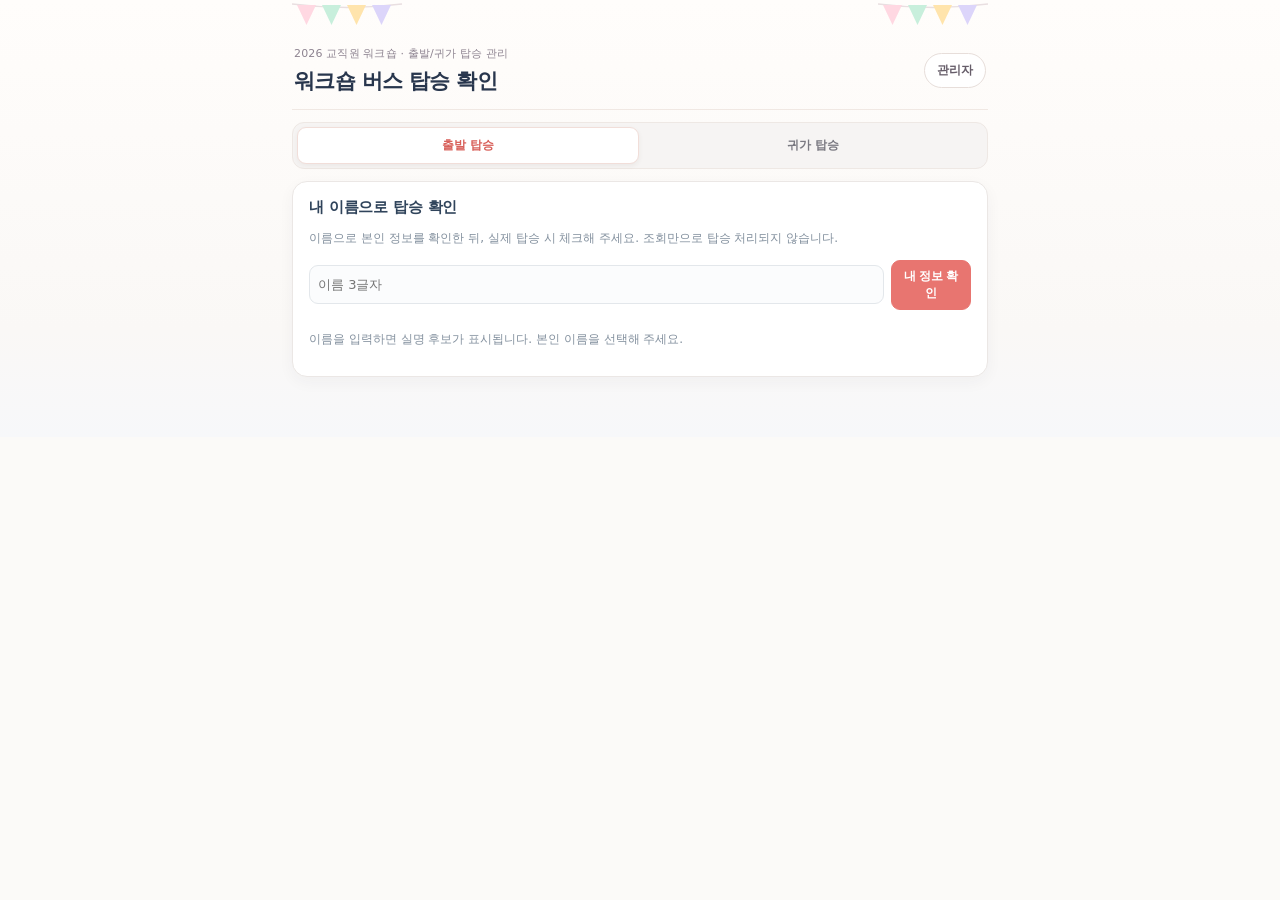
<file: public/assets/aistudio/Index_4589995e.html>
<!DOCTYPE html><html lang="ko"><head><base target="_top"><meta charset="utf-8"><meta name="viewport" content="width=device-width,initial-scale=1"><style>
:root{font-family:system-ui,'Malgun Gothic',sans-serif;color:#182a46;background:#f4f7fc}*{box-sizing:border-box}body{margin:0}main{max-width:760px;margin:auto;padding:20px 14px 70px}h1{font-size:24px;margin:5px 0 7px}h2{font-size:19px;margin:0 0 12px}.muted{color:#63748c;font-size:13px}.card{background:white;border:1px solid #e1e8f2;border-radius:16px;padding:18px;margin:14px 0;box-shadow:0 3px 12px #182a4608}.row{display:flex;align-items:center;justify-content:space-between;gap:10px}.tabs{display:flex;gap:7px;margin:15px 0}.tabs button{flex:1}.btn,button{cursor:pointer;border:1px solid #cdd9eb;border-radius:10px;background:white;padding:11px 14px;font-size:14px;color:#183255;font-weight:650}button.primary{background:#245cbe;color:white;border-color:#245cbe}button:disabled{opacity:.5;cursor:not-allowed}input,select{width:100%;padding:13px;border:1px solid #cdd9eb;border-radius:10px;font:inherit;background:white}label{display:block;margin:12px 0 6px;font-weight:650;font-size:14px}.person{display:flex;align-items:center;justify-content:space-between;gap:10px;padding:12px 0;border-bottom:1px solid #eef1f6}.person:last-child{border:0}.person small{display:block;color:#63748c;margin-top:4px}.chip{font-size:12px;border-radius:20px;padding:5px 8px;background:#edf2fa;white-space:nowrap}.ok{color:#147a54;background:#e5f6ef}.warn{color:#a36100;background:#fff2d8}.stats{display:grid;grid-template-columns:repeat(3,1fr);gap:8px}.stat{background:#f2f6fc;border-radius:12px;padding:12px;text-align:center}.stat strong{display:block;font-size:23px;margin-top:6px}.hidden{display:none!important}.actions{display:flex;flex-wrap:wrap;gap:7px}.actions button{padding:8px 10px}.notice{background:#eef5ff;padding:12px;border-radius:10px;font-size:13px}.error{color:#a12828}.success{color:#13764d}.toplink{font-size:13px}#message{min-height:20px;font-size:13px} @media(max-width:440px){.actions{justify-content:flex-end}.person{align-items:flex-start}.actions button{font-size:12px;padding:8px}.card{padding:14px}}

/* Mobile-first compact roster */
.progress-wrap{margin:0 0 14px;padding:13px 14px;background:#f2f6fc;border-radius:12px}
.progress-top{display:flex;justify-content:space-between;align-items:center;font-size:14px;margin-bottom:9px}
.progress-top strong{font-size:18px}.progress-track{height:17px;background:#dce5f1;border-radius:999px;overflow:hidden}
.progress-fill{height:100%;width:0;background:#245cbe;border-radius:999px;transition:width .25s ease}
.person.compact{min-height:49px;padding:5px 0;align-items:center;gap:6px}
.person.compact .who{display:flex;align-items:center;min-width:0;gap:8px;flex:1}
.person.compact .seq{color:#71809a;font-size:12px;min-width:22px;font-variant-numeric:tabular-nums}
.person.compact .who strong{font-size:14px;white-space:nowrap;overflow:hidden;text-overflow:ellipsis}
.person.compact .actions{flex-wrap:nowrap;flex-shrink:0;gap:5px}
.person.compact select{width:104px;padding:9px 5px;font-size:12px;border-radius:8px}
.person.compact button{padding:9px 8px;font-size:12px;white-space:nowrap}
.person.compact .chip{font-size:12px}
@media(max-width:440px){main{padding:10px 10px 55px}.card{padding:12px;margin:10px 0}.person.compact{align-items:center}.person.compact .actions{justify-content:flex-end}.person.compact .actions button{font-size:12px;padding:9px 7px}}

/* v3: compact digital code-lab visual system */
:root{color:#182344;background:#f5f1ff;font-family:'Pretendard','Noto Sans KR',system-ui,'Malgun Gothic',sans-serif}
body{background:#f5f1ff}
main{max-width:680px;padding:9px 9px 36px}
h1{font-size:20px;letter-spacing:-.6px;margin:2px 0 3px}h2{font-size:15px;margin:0 0 6px}
.muted{color:#66708e;font-size:11px}
.card{background:#fff;border:1.5px solid #22294e;border-radius:2px;padding:10px;margin:8px 0;box-shadow:3px 3px 0 #22294e}
button,.btn,input,select{border:1.5px solid #22294e;border-radius:2px;box-shadow:2px 2px 0 #22294e;background:white;color:#20274c}
button,.btn{font-size:12px;padding:7px 9px;font-weight:700}
button.primary{background:#8d6cf1;border-color:#22294e;color:#fff}
button:active{transform:translate(1px,1px);box-shadow:1px 1px 0 #22294e}
input,select{padding:8px;font-size:12px;box-shadow:none}
.tabs{gap:5px;margin:7px 0}
label{margin:6px 0 4px;font-size:12px}
#message{min-height:0;margin:3px 0;font-size:11px}
.row{gap:5px}
.chip{border-radius:2px;padding:3px 5px;font-size:10px}
.ok{background:#e2ff9d;color:#253617}
.warn{background:#fff0ae;color:#6a4d00}
.stats{gap:4px}
.stat{padding:5px 3px;border:1px solid #22294e;border-radius:2px;background:#f5f1ff;font-size:10px}
.stat strong{font-size:17px;margin-top:2px}
.actions{gap:4px}
.actions button{padding:5px 6px;font-size:11px}
.progress-wrap{margin:7px 0 6px;padding:7px 8px;border:1.5px solid #22294e;border-radius:2px;background:#f5f1ff;box-shadow:2px 2px 0 #22294e}
.progress-top{font-size:11px;margin-bottom:5px}
.progress-top strong{font-size:15px}
.progress-track{height:11px;background:#e4dcfb;border:1px solid #22294e;border-radius:0}
.progress-fill{border-radius:0;background:#9a72f3;transition:width .15s ease}
.person.compact{height:34px;min-height:34px;padding:2px 0;gap:4px;border-bottom:1px solid #dcdcf0}
.person.compact .who{gap:5px}
.person.compact .seq{font:11px ui-monospace,SFMono-Regular,Consolas,monospace;color:#5e5c82;min-width:21px}
.person.compact .who strong{font-size:12px;line-height:1.15}
.person.compact .actions{gap:4px}
.person.compact select{width:81px;min-width:81px;padding:4px 2px;height:26px;font-size:11px;border-radius:2px}
.person.compact button{height:26px;padding:3px 5px;font-size:10px}
#adminView>.card:last-child{padding:8px 9px}
#adminView>.card:last-child>h2{margin-bottom:5px}
#adminSearch{height:31px}
#statusFilter{height:31px}
#adminView>.card:last-child>label{margin:5px 0 3px}
#extraStats{margin:5px 0}
#closedChip{white-space:nowrap}
#adminView>.card:first-of-type>.actions{margin-top:5px}
@media(max-width:440px){main{padding:7px 7px 32px}.card{padding:8px;margin:7px 0}.person.compact{height:32px;min-height:32px}.person.compact .actions button{font-size:10px;padding:3px 4px}.person.compact select{width:78px;min-width:78px}.person.compact .who strong{font-size:12px}}
@media(prefers-reduced-motion:reduce){.progress-fill{transition:none}}

/* v4 school operations dashboard: compact, mobile first */
:root{background:#eef3f8;color:#172d4c;font-family:'Pretendard','Noto Sans KR',system-ui,'Malgun Gothic',sans-serif}
body{background:#eef3f8}
main{max-width:720px;padding:12px 10px 48px}
h1{font-size:20px;color:#162d50;letter-spacing:-.4px;margin:3px 0}
h2{font-size:15px;color:#172f50;letter-spacing:-.2px;margin:0 0 8px}
.muted{color:#667a90;font-size:11px}
.card{background:#fff;border:1px solid #dce5ee;border-radius:9px;padding:12px;margin:10px 0;box-shadow:0 2px 7px rgba(27,56,89,.045)}
button,.btn,input,select{border:1px solid #cbd9e7;border-radius:5px;box-shadow:none;background:#fff;color:#1b3859}
button,.btn{font-size:12px;padding:7px 10px;font-weight:650}
button.primary{background:#1676c4;border-color:#1676c4;color:#fff}
button:active{transform:none;box-shadow:none;background:#e9f5fa}
input,select{padding:8px;font-size:12px}
.tabs{gap:6px;margin:9px 0}
label{font-size:11px;margin:7px 0 4px;color:#344c67}
#message{min-height:0;margin:3px 0;font-size:11px}
.row{gap:7px}
.chip{border-radius:4px;padding:3px 6px;font-size:10px}
.ok{background:#dff5f2;color:#08756f}
.warn{background:#fff3d8;color:#866010}
.stats{gap:6px}
.stat{border:1px solid #e1eaf1;border-radius:6px;background:#f4f8fc;padding:7px 4px;font-size:10px;color:#60758b}
.stat strong{font-size:20px;color:#1a395b;margin-top:2px}
.actions{gap:5px}
.actions button{padding:6px 8px;font-size:11px}
.progress-wrap{margin:8px 0 7px;padding:9px 10px;border:1px solid #d7e5ee;border-radius:7px;background:#f4f9fc;box-shadow:none}
.progress-top{font-size:11px;margin-bottom:6px}
.progress-top strong{font-size:16px;color:#087f89}
.progress-track{height:12px;background:#dcebf3;border:0;border-radius:3px}
.progress-fill{border-radius:3px;background:linear-gradient(90deg,#148f99,#2582cf);transition:width .15s ease}
.person.compact{height:33px;min-height:33px;padding:2px 0;gap:4px;border-bottom:1px solid #eaf0f5}
.person.compact .who{gap:6px}
.person.compact .seq{font:11px ui-monospace,Consolas,monospace;color:#6b8196;min-width:23px}
.person.compact .who strong{font-size:12px;color:#203953}
.person.compact .actions{gap:4px}
.person.compact select{width:79px;min-width:79px;padding:3px 3px;height:26px;font-size:11px;border-radius:4px}
.person.compact button{height:26px;padding:3px 6px;font-size:10px}
#adminView>.card:last-child{padding:10px 11px}
#adminSearch,#statusFilter{height:32px}
#adminView>.card:last-child>label{margin:6px 0 4px}
#extraStats{margin:7px 0}
.dashboard-nav{display:flex;gap:6px;overflow-x:auto;margin:8px 0 3px;padding-bottom:2px}
.dashboard-nav a{flex:none;text-decoration:none;background:#fff;color:#2d607e;border:1px solid #d6e3ed;border-radius:5px;font-size:11px;padding:6px 9px;font-weight:650}
.dashboard-nav a:focus-visible{outline:2px solid #198f9e}
#adminView .card{scroll-margin-top:12px}
#adminView>.row{margin-top:5px}
#adminView>.card:first-of-type>.muted{margin:7px 0 0}
@media(max-width:440px){main{padding:9px 8px 35px}.card{padding:10px;margin:8px 0}.person.compact{height:32px;min-height:32px}.person.compact .actions button{padding:3px 4px}.person.compact select{width:77px;min-width:77px}}
@media(prefers-reduced-motion:reduce){.progress-fill{transition:none}}
.school-inline{color:#8995a4;font-size:10px;font-weight:400;white-space:nowrap;overflow:hidden;text-overflow:ellipsis;max-width:150px}.person.compact .who{min-width:0;flex:1;overflow:hidden}.person.compact .who strong{white-space:nowrap;flex:none}@media(max-width:390px){.school-inline{max-width:110px;font-size:9px}}

/* v8 explicit two-step teacher boarding confirmation */
.self-check-panel{margin-top:12px;padding:12px;background:#f7fafc;border:1px solid #d5e2ed;border-radius:7px}
.self-check-title{display:flex;align-items:center;gap:8px;flex-wrap:wrap;font-size:15px;color:#172d4c}
.self-school{color:#8795a5;font-size:11px;font-weight:400}
.self-bus{margin:7px 0 12px;font-size:12px;color:#46647e}
.self-check-label{display:flex;align-items:center;gap:10px;min-height:46px;padding:8px 10px;background:white;border:1px solid #b9d2e1;border-radius:5px;font-size:14px;font-weight:700;color:#183d5b;cursor:pointer}
.self-check-label input{width:22px;height:22px;accent-color:#087f89;flex-shrink:0}
.self-confirm{width:100%;margin-top:10px;min-height:44px;background:#147d91!important;border-color:#147d91!important;color:white!important;font-size:14px!important}
.self-confirm:disabled{opacity:.42;cursor:not-allowed;background:#8b9ba9!important;border-color:#8b9ba9!important}
.self-complete{padding:12px;background:#dff5f2;color:#08756f;font-weight:700;border-radius:5px}
.self-closed{padding:12px;background:#fff3d8;color:#866010;border-radius:5px}

.contact-actions{display:flex;gap:7px;margin:8px 0 10px}
.contact-btn{flex:1;display:flex;align-items:center;justify-content:center;min-height:34px;border:1px solid #bfd3e2;border-radius:5px;background:#f4f9fc;color:#195474;font-size:12px;font-weight:700;text-decoration:none}
.contact-btn[aria-disabled="true"]{color:#8a9ca9;background:#f5f7fa;cursor:not-allowed}
.name-candidates{display:grid;gap:5px;margin-top:8px}.name-candidates button{text-align:left;background:#f4f8fc;border:1px solid #d7e2ed;padding:10px 12px;border-radius:6px;color:#203b55}.name-candidates button strong{font-size:15px}.name-candidates button span{font-size:12px;color:#708194;margin-left:9px}
/* v15: one-tap boarding and independent exception menu */
.person.compact .actions .board-toggle{min-width:74px;height:28px;border:1px solid #b6c8d7;background:#f3f6f9;color:#2a4a65;border-radius:5px;font-size:11px;font-weight:700}
.person.compact .actions .board-toggle.is-boarded{background:#0b827e;border-color:#0b827e;color:white}
.person.compact .actions .board-toggle.is-exception{background:#eaf0f5;color:#526579}
.person.compact .actions .exception-toggle{width:29px;height:28px;padding:2px 0;border:1px solid #d0dce7;background:#fff;border-radius:5px;font-size:17px}
.person.compact .actions .board-toggle:disabled,.person.compact .actions .exception-toggle:disabled{opacity:.55}
.exception-menu{display:flex;gap:5px;flex-wrap:wrap;padding:5px 0 7px 28px;background:#f5f8fc}
.exception-menu button{border:1px solid #c7d7e5;background:#fff;border-radius:5px;font-size:11px;padding:5px 9px}
.person.compact .actions .saving-mark{font-size:10px;color:#7c5c11;white-space:nowrap}
.self-saving{padding:12px;background:#edf5ff;border:1px solid #c5d9ee;border-radius:6px;color:#234b70;font-weight:650;font-size:13px}
.self-saving small{display:block;color:#657a8d;font-size:11px;font-weight:400;margin-top:5px}
.self-done{padding:12px;background:#e6f6f0;border-radius:6px;color:#126c51;font-weight:700}
/* v16: reset is a separate, cautious operation */
.reset-stop-btn{background:#fff5ed!important;border:1px solid #e9bd9c!important;color:#8b4a1e!important;font-size:12px!important}
.reset-stop-btn:disabled{opacity:.45}


/* v17 — festive but restrained; retains v16 functionality */
:root{--ink:#273b55;--coral:#ee7770;--teal:#148d87;--soft:#fff9f6;--border:#e9e6e4;color:var(--ink);background:#fbfaf8}
body{background:linear-gradient(180deg,#fffdfb 0,#faf8f6 330px,#f7f8fa 100%);color:var(--ink)}
main{max-width:720px;padding:0 12px 48px}
.festive-garland{height:31px;display:flex;justify-content:space-between;align-items:flex-start;overflow:hidden;position:relative;margin:0 0 10px;pointer-events:none}
.festive-garland svg{display:block;width:110px;height:30px;flex:none}
.page-head{padding:4px 2px 13px;border-bottom:1px solid #f0e8e3;margin-bottom:8px}
.page-head .muted{font-size:11px;color:#8d8390;letter-spacing:.15px}
h1{font-size:21px;letter-spacing:-.65px;color:#28364d;margin:5px 0 1px;font-weight:800}
h2{color:#30445b;font-size:15px}
#modeBtn{background:#fff;border:1px solid #e7deda;color:#665d69;border-radius:20px;padding:8px 12px;font-size:12px}
.card{border:1px solid #ebe7e5;border-radius:15px;background:#fff;box-shadow:0 5px 16px rgba(50,52,70,.045);padding:16px;margin:12px 0}
button,.btn,input,select{border-radius:9px;border-color:#e1e5ea;box-shadow:none;color:#34465b}
button,.btn{min-height:35px;font-weight:700}
button.primary{background:#e87570;border-color:#e87570;color:#fff}
button.primary:hover{background:#db6965}
button:active{background:#fff2ef;transform:none}
input,select{background:#fbfcfd;border:1px solid #e3e7eb;font-size:13px;min-height:39px}
input:focus,select:focus{outline:2px solid #f8c3b6;outline-offset:1px}
.tabs{background:#f6f4f3;border:1px solid #eee8e4;border-radius:12px;padding:4px;gap:4px;margin:12px 0}
.tabs button{border:0;border-radius:9px;min-height:37px;background:transparent;color:#7a7981;box-shadow:none}
.tabs button.primary{background:#fff;color:#d85f59;border:1px solid #f1ded9;box-shadow:0 2px 5px #4d3d3010}
.muted{color:#83909e;font-size:12px;line-height:1.55}
#message:not(:empty){border-radius:9px;padding:8px 10px;margin:7px 0;background:#f2f8f6}
#message.error{background:#fff0ef;color:#bb5754}
#message.success{color:#237a6c}
.contact-actions{gap:8px;margin:10px 0}
.contact-btn{min-height:39px;border-radius:10px;border:1px solid #e7e4e1;background:#fff;color:#526277;font-size:12px}
.self-check-panel{border:1px solid #e9e7e4;border-radius:12px;background:#fffaf8;padding:14px}
.self-check-title{color:#28394d}.self-bus{color:#68798b}
.self-check-label{border-radius:10px;border-color:#e8ded9;background:#fff;color:#354b60}
.self-check-label input{accent-color:#e87570}
.self-confirm{background:#e87570!important;border-color:#e87570!important;border-radius:10px!important;min-height:46px}
.self-confirm:disabled{background:#b7b9bf!important;border-color:#b7b9bf!important}
.self-done{border-radius:10px;background:#eaf8f3;color:#167c66}
.self-saving{border-radius:10px;background:#f0f5fa}
.name-candidates button{background:#fff;border:1px solid #eee7e4;border-radius:9px;min-height:39px}
.dashboard-nav a{border-radius:18px;background:#fff;color:#7b6471;border-color:#eadfe0}
.stats{gap:7px}.stat{border:1px solid #f0e9e6;background:#fcfaf9;border-radius:10px;padding:9px 5px}
.stat strong{color:#30465e;font-size:20px}
.progress-wrap{background:#fff9f6;border:1px solid #f1e5de;border-radius:11px;padding:12px}
.progress-top strong{color:#c86b66}.progress-track{height:10px;border-radius:20px;background:#f1e8e3}
.progress-fill{background:linear-gradient(90deg,#e6a39b,#dc7770);border-radius:20px}
.chip{border-radius:18px;padding:4px 8px}.ok{background:#e9f7f2;color:#168371}.warn{background:#fff2e6;color:#b3784b}
.person.compact{height:40px;min-height:40px;border-bottom:1px solid #f1efed}
.person.compact .who strong{color:#334357;font-size:12px}
.school-inline{color:#9aa1a8}
.board-toggle{border-radius:8px!important}.board-toggle.is-boarded{background:#e7f5ed!important;border-color:#acd8c0!important;color:#16724c!important}
.exception-toggle{border-radius:8px!important}
.exception-menu{background:#fffaf7;border-radius:10px}
.reset-stop-btn{background:#fff7f0!important;border:1px solid #f0d5c2!important;color:#a76943!important;border-radius:9px!important}
@media(max-width:440px){main{padding:0 10px 35px}.festive-garland{margin:0 0 9px}.card{padding:13px;margin:10px 0}.page-head{padding-bottom:11px}.person.compact{height:39px;min-height:39px}.person.compact .actions button{padding:4px 6px}}
</style></head><body><main><div class="festive-garland"><svg viewBox="0 0 110 30" aria-hidden="true" xmlns="http://www.w3.org/2000/svg"><path d="M0 4 Q55 11 110 4" stroke="#e9dfe1" stroke-width="1.3" fill="none"/><path d="M5 5 L24 5 L14.5 25 Z" fill="#ffd8e2"/><path d="M30 5 L49 5 L39.5 25 Z" fill="#c8efdc"/><path d="M55 5 L74 5 L64.5 25 Z" fill="#ffe4ac"/><path d="M80 5 L99 5 L89.5 25 Z" fill="#dcd5fa"/></svg><svg viewBox="0 0 110 30" aria-hidden="true" xmlns="http://www.w3.org/2000/svg"><path d="M0 4 Q55 11 110 4" stroke="#e9dfe1" stroke-width="1.3" fill="none"/><path d="M5 5 L24 5 L14.5 25 Z" fill="#ffd8e2"/><path d="M30 5 L49 5 L39.5 25 Z" fill="#c8efdc"/><path d="M55 5 L74 5 L64.5 25 Z" fill="#ffe4ac"/><path d="M80 5 L99 5 L89.5 25 Z" fill="#dcd5fa"/></svg></div><div class="row page-head"><div><div class="muted">2026 교직원 워크숍 · 출발/귀가 탑승 관리</div><h1>워크숍 버스 탑승 확인</h1></div><button id="modeBtn" onclick="toggleMode()">관리자</button></div><p id="message" role="status"></p>
<div id="selfView"><div class="tabs"><button id="selfOut" class="primary" onclick="choosePhase('출발')">출발 탑승</button><button id="selfBack" onclick="choosePhase('귀가')">귀가 탑승</button></div><div id="topContact" class="contact-actions hidden" aria-label="호차 관리자 연락"><a id="topCall" class="contact-btn" href="#">☎ 관리자 전화</a><a id="topSms" class="contact-btn" href="#">✉ 관리자 문자</a></div><div class="card"><h2>내 이름으로 탑승 확인</h2><p class="muted">이름으로 본인 정보를 확인한 뒤, 실제 탑승 시 체크해 주세요. 조회만으로 탑승 처리되지 않습니다.</p><div class="row" id="selfSearchRow"><input id="search" oninput="showNameCandidates()" placeholder="이름 3글자" maxlength="3" autocomplete="off"><button class="primary" onclick="lookupSelf()">내 정보 확인</button></div><div id="nameCandidates" class="name-candidates"></div><div id="selfList"></div><button id="resetSelfBtn" class="hidden" onclick="resetSelfLookup()" style="margin-top:12px">다른 이름 조회</button></div></div>
<div id="loginView" class="hidden"><div class="card"><h2>관리자 로그인</h2><label>담당 구분</label><select id="role"><option value="1">1호차 관리자</option><option value="2">2호차 관리자</option><option value="master">총괄 관리자</option></select><label>비밀번호</label><input id="password" type="password" placeholder="관리자 비밀번호"><button class="primary" style="width:100%;margin-top:14px" onclick="signIn()">로그인</button><p class="muted">비밀번호 오류 5회 시 15분간 로그인이 제한됩니다. 담당 버스만 수정할 수 있습니다. 버스 변경은 총괄 관리자 전용입니다.</p></div></div>
<div id="adminView" class="hidden"><nav class="dashboard-nav" aria-label="관리 화면 바로가기"><a href="#dashboardSummary">탑승 현황</a><a href="#dashboardRoster">탑승 명단</a></nav><div class="row"><h2 id="adminTitle">탑승 관리</h2><button onclick="signOut()">로그아웃</button></div><div class="tabs"><button id="adminOut" class="primary" onclick="choosePhase('출발')">출발</button><button id="adminBack" onclick="choosePhase('귀가')">귀가</button></div><div id="masterBus" class="hidden"><label>관리 버스</label><select id="busChoice" onchange="renderAdmin()"><option value="1">1호차</option><option value="2">2호차</option></select></div><div class="card" id="dashboardSummary"><div class="row"><h2 id="busTitle">1호차</h2><span id="closedChip" class="chip"></span></div><div id="boardingProgress" class="progress-wrap" aria-live="polite"></div><div id="stats" class="stats"></div><p class="muted" id="extraStats"></p><div class="actions"><button onclick="setClosedAction()" id="closeBtn">체크 마감</button><button onclick="setFinalAction()" id="finalBtn">최종 확인</button><button onclick="refreshAdmin()">새로고침</button><button id="resetStopBtn" class="reset-stop-btn" onclick="resetStopAction()">전체 미탑승 초기화</button></div><p class="muted">체크를 마감하고 현장에서 실제 인원을 대조한 뒤 최종 확인을 눌러주세요.</p><div class="actions"><button onclick="diagnoseSpeed()">속도 진단</button><span id="speedInfo" class="muted" aria-live="polite"></span></div></div><div class="card" id="dashboardRoster"><h2>탑승 명단</h2><input id="adminSearch" placeholder="이름 또는 부서 검색" oninput="renderAdmin()"><label>상태 필터</label><select id="statusFilter" onchange="renderAdmin()"><option value="전체">전체</option><option value="미탑승">미탑승</option><option value="탑승">탑승</option><option value="불참">불참</option><option value="개별이동">개별 이동</option></select><div id="adminList"></div></div></div></main>
<script>
let phase='출발',mode='self',token='',role='',publicPeople=[],adminData=null;let pendingActions=new Set(),latestLookup=0,latestAdmin=0;const lookupCache=new Map(),dashboardCache=new Map();let nameDirectory=[];let exceptionMenuId=null;const selfPending=new Set();const $=id=>document.getElementById(id);const safe=s=>String(s??'').replace(/[&<>"']/g,c=>({'&':'&amp;','<':'&lt;','>':'&gt;','"':'&quot;',"'":'&#39;'}[c]));
function call(name,...args){return new Promise((resolve,reject)=>google.script.run.withSuccessHandler(resolve).withFailureHandler(reject)[name](...args));}
function clone(v){return JSON.parse(JSON.stringify(v));}
function localAdminKey(){return phase+'|'+role;}
function markPending(key,on){if(on)pendingActions.add(key);else pendingActions.delete(key);}
function clearLocalCaches(){lookupCache.clear();dashboardCache.clear();}
function msg(t,bad=false){$('message').textContent=t;$('message').className=bad?'error':'success';}
async function run(fn){try{msg('처리 중...');await fn();msg('완료되었습니다.');}catch(e){msg(e.message||String(e),true);}}
async function preloadNames(){try{nameDirectory=await call('getNameDirectory');showNameCandidates();}catch(e){/* 이름 직접 입력은 계속 사용 가능 */}}
function showNameCandidates(){latestLookup++;publicPeople=[];$('topContact').classList.add('hidden');$('selfList').innerHTML='';const q=$('search').value.trim();$('nameCandidates').innerHTML=!q?'':nameDirectory.filter(p=>p.name.includes(q)).slice(0,12).map(p=>`<button onclick="selectName('${safe(p.name)}')"><strong>${safe(p.name)}</strong><span>${safe(p.dept)}</span></button>`).join('');}
function selectName(name){$('search').value=name;$('nameCandidates').innerHTML='';lookupSelf();}
function resetSelfLookup(){$('selfSearchRow').classList.remove('hidden');$('resetSelfBtn').classList.add('hidden');$('search').value='';loadPublic();$('search').focus();}
function toggleMode(){mode=mode==='self'?'login':'self';drawMode();if(mode==='self')loadPublic();}
function drawMode(){ $('selfView').classList.toggle('hidden',mode!=='self');$('loginView').classList.toggle('hidden',mode!=='login');$('adminView').classList.toggle('hidden',mode!=='admin');$('modeBtn').textContent=mode==='self'?'관리자':'교직원 화면';}
function choosePhase(p){if(phase===p)return;if(pendingActions.size){msg('관리자 변경사항 저장 중입니다. 잠시 기다려 주세요.',true);return;}phase=p;['selfOut','adminOut'].forEach(id=>$(id).classList.toggle('primary',p==='출발'));['selfBack','adminBack'].forEach(id=>$(id).classList.toggle('primary',p==='귀가'));if(mode==='admin'){const cached=dashboardCache.get(localAdminKey());if(cached){adminData=clone(cached.data);renderAdmin();if(Date.now()-cached.at>12000)refreshAdmin();}else refreshAdmin();}else loadPublic();}
async function loadPublic(){latestLookup++;publicPeople=[];$('selfSearchRow').classList.remove('hidden');$('resetSelfBtn').classList.add('hidden');$('topContact').classList.add('hidden');$('nameCandidates').innerHTML='';$('selfList').innerHTML='<p class="muted">이름을 입력하면 실명 후보가 표시됩니다. 본인 이름을 선택해 주세요.</p>';}
async function lookupSelf(){
 const name=$('search').value.trim(),requestPhase=phase,request=++latestLookup;
 if(!/^[가-힣]{3}$/.test(name)){msg('실제 이름 3글자를 입력해 주세요.',true);return;}
 const key=requestPhase+'|'+name,cached=lookupCache.get(key);
 if(cached&&Date.now()-cached.at<10000){publicPeople=clone(cached.data);renderSelf();msg('조회되었습니다.');return;}
 $('selfList').innerHTML='<p class="muted">명단 확인 중…</p>';msg('조회 중…');
 try{const data=await call('findMyName',name,requestPhase);if(request!==latestLookup||phase!==requestPhase)return;
 publicPeople=data;lookupCache.set(key,{data:clone(data),at:Date.now()});renderSelf();msg('조회되었습니다.');
 }catch(e){if(request===latestLookup)msg(e.message||String(e),true);}
}
function renderSelf(){
 const a=publicPeople;
 if(a.length){$('selfSearchRow').classList.add('hidden');$('nameCandidates').innerHTML='';$('resetSelfBtn').classList.remove('hidden');}else{$('selfSearchRow').classList.remove('hidden');$('resetSelfBtn').classList.add('hidden');}
 // One contact bar only, above the roster. Hide for ambiguous bus matches.
 const buses=[...new Set(a.map(p=>String(p.bus)))];
 const phone=(a.length&&buses.length===1)?String(a[0].contact||'').replace(/[^0-9+]/g,''):'';
 $('topContact').classList.toggle('hidden',!phone);
 $('topCall').href=phone?'tel:'+phone:'#';
 $('topSms').href=phone?'sms:'+phone:'#';
 $('selfList').innerHTML=!a.length?'<p class="muted">일치하는 명단이 없습니다. 이름을 확인하거나 담당자에게 문의하세요.</p>':a.map(p=>`<div class="self-check-panel"><div class="self-check-title"><strong>${safe(p.name)}</strong><span class="self-school">${safe(p.dept)}</span></div><div class="self-bus">${p.bus}호차 · ${phase} · <strong>${safe(p.status)}</strong></div>${selfPending.has(p.id)?'<div class="self-saving">탑승 확인 요청됨<small>구글 시트에 저장 중입니다. 완료 안내가 나올 때까지 기다려 주세요.</small></div>':p.status==='탑승'?'<div class="self-done">✓ 탑승 확인 완료 · 저장됨</div>':p.status!=='미탑승'?'<div class="self-closed">현재 상태: '+safe(p.status)+' · 관리자에게 문의하세요.</div>':p.closed?'<div class="self-closed">탑승 확인이 마감되었습니다. 담당자에게 문의하세요.</div>':`<label class="self-check-label"><input type="checkbox" id="selfAgree_${safe(p.id)}" onchange="toggleSelfCheck('${safe(p.id)}')"><span>버스에 탑승했습니다.</span></label><button class="self-confirm" id="selfConfirm_${safe(p.id)}" disabled onclick="selfAction('${safe(p.id)}')">탑승 확인 완료하기</button>`}</div>`).join('');
}
function toggleSelfCheck(id){const c=document.getElementById('selfAgree_'+id),b=document.getElementById('selfConfirm_'+id);if(c&&b)b.disabled=!c.checked;}
async function selfAction(id){
 const p=publicPeople.find(x=>x.id===id),name=$('search').value.trim(),check=document.getElementById('selfAgree_'+id);
 if(!p||!check||!check.checked){msg('버스에 탑승한 후 체크해 주세요.',true);return;}
 if(selfPending.has(id))return;
 const requestPhase=phase;
 selfPending.add(id);renderSelf();msg('탑승 확인 요청됨 · 저장 중…');
 try{
   await call('selfCheck',name,id,requestPhase);
   clearLocalCaches();
   if(phase===requestPhase){const current=publicPeople.find(x=>x.id===id);if(current){current.status='탑승';}msg('탑승 확인이 저장되었습니다.');}
 }catch(e){
   if(phase===requestPhase)msg('저장 실패: '+(e.message||String(e))+' · 다시 시도해 주세요.',true);
 }finally{
   selfPending.delete(id);
   if(phase===requestPhase)renderSelf();
 }
}
async function signIn(){await run(async()=>{const result=await call('loginWithDashboard',$('role').value,$('password').value,phase);const r=result.session;token=r.token;role=r.role;mode='admin';$('password').value='';$('masterBus').classList.toggle('hidden',role!=='master');$('busChoice').value=role==='master'?'1':role;adminData=result.data;dashboardCache.set(localAdminKey(),{data:clone(adminData),at:Date.now()});drawMode();renderAdmin();});}
function currentBus(){return Number(role==='master'?$('busChoice').value:role);}
async function signOut(){if(token)await call('logout',token).catch(()=>{});token='';role='';mode='self';adminData=null;clearLocalCaches();drawMode();loadPublic();}
async function refreshAdmin(){if(pendingActions.size){msg('변경사항 저장 중입니다. 저장 완료 후 새로고침해 주세요.');return;}const requestedPhase=phase,request=++latestAdmin;
 try{const data=await call('dashboard',token,requestedPhase);if(request!==latestAdmin||phase!==requestedPhase||mode!=='admin')return;
 adminData=data;dashboardCache.set(localAdminKey(),{data:clone(data),at:Date.now()});renderAdmin();msg('최신 현황을 불러왔습니다.');
 }catch(e){if(request===latestAdmin){msg(e.message||String(e),true);if(String(e.message).includes('만료'))signOut();}}}
function cacheCurrentDashboard(){dashboardCache.set(localAdminKey(),{data:clone(adminData),at:Date.now()});}
async function mutateFast(key,fn,apply){if(pendingActions.size){msg('이전 변경을 저장 중입니다. 잠시 기다려 주세요.',true);return;}
 markPending(key,true);msg('변경사항 저장 중…');const start=performance.now();
 try{const response=await fn();apply(response);cacheCurrentDashboard();renderAdmin();msg('저장 완료 · '+((performance.now()-start)/1000).toFixed(1)+'초');}
 catch(e){msg('저장 실패: '+(e.message||String(e)),true);renderAdmin();}
 finally{markPending(key,false);}}
async function diagnoseSpeed(){if(!token)return;const el=$('speedInfo');el.textContent='측정 중…';const start=performance.now();try{const r=await call('speedDiagnostic',token,phase);const elapsed=Math.round(performance.now()-start);el.textContent='전체 '+elapsed+'ms / 서버 '+r.serverMs+'ms / 명단 '+r.peopleMs+'ms / 기록 '+r.recordsMs+'ms';}catch(e){el.textContent='진단 실패: '+(e.message||String(e));}}
function renderAdmin(){if(!adminData)return;const b=currentBus(),s=adminData.settings[phase+'|'+b]||{},a=adminData.people.filter(p=>p.bus===b),n=st=>a.filter(p=>p.status===st).length; $('adminTitle').textContent=(role==='master'?'총괄 관리자':b+'호차 관리자')+' · '+phase;$('busTitle').textContent=b+'호차 탑승 현황';$('closedChip').textContent=s.closed?'체크 마감':'체크 진행 중';$('closedChip').className='chip '+(s.closed?'warn':'ok');$('stats').innerHTML=`<div class="stat">탑승 대상<strong>${a.length-n('불참')-n('개별이동')}</strong></div><div class="stat">탑승 완료<strong>${n('탑승')}</strong></div><div class="stat">미탑승<strong>${n('미탑승')}</strong></div>`;$('extraStats').textContent=`불참 ${n('불참')}명 · 개별 이동 ${n('개별이동')}명 · ${s.final?'최종 확인 완료':'최종 확인 전'}`;$('closeBtn').textContent=s.closed?'체크 재개':'체크 마감';$('finalBtn').textContent=s.final?'최종 확인 해제':'최종 확인';$('finalBtn').disabled=!s.final&&(n('미탑승')>0||!s.closed);$('resetStopBtn').disabled=pendingActions.size>0;
const boarded=n('탑승'), total=a.length, pct=total?Math.round(boarded/total*100):0;
$('boardingProgress').innerHTML=`<div class="progress-top"><span><strong>${boarded}</strong> / ${total}명 탑승</span><strong>${pct}%</strong></div><div class="progress-track" role="progressbar" aria-label="${b}호차 탑승률" aria-valuenow="${pct}" aria-valuemin="0" aria-valuemax="100"><div class="progress-fill" style="width:${pct}%"></div></div>`;
const q=$('adminSearch').value.trim(),f=$('statusFilter').value;
const filtered=a.map((p,i)=>({...p,seq:i+1})).filter(p=>(!q||p.name.includes(q)||p.dept.includes(q))&&(f==='전체'||p.status===f));
$('adminList').innerHTML=filtered.length?filtered.map(p=>{
 const locked=!!(s.closed||s.final),busy=pendingActions.has('status:'+phase+':'+p.id);
 const exception=p.status==='불참'||p.status==='개별이동';
 const label=p.status==='탑승'?'✓ 탑승':exception?p.status==='개별이동'?'개별':'불참':'미탑승';
 const boardClass=p.status==='탑승'?'is-boarded':exception?'is-exception':'';
 const buttons=locked?`<span class="chip warn">${safe(p.status)} · 잠금</span>`:
 `<button class="board-toggle ${boardClass}" aria-label="${safe(p.name)} 탑승 상태 전환" ${busy?'disabled':''} onclick="toggleBoarding('${safe(p.id)}')">${busy?'저장 중…':label}</button><button class="exception-toggle" aria-label="${safe(p.name)} 불참 및 개별이동" ${busy?'disabled':''} onclick="toggleException('${safe(p.id)}')">⋯</button>`;
 const menu=(!locked&&exceptionMenuId===p.id)?`<div class="exception-menu"><button onclick="statusAction('${safe(p.id)}','불참')">불참</button><button onclick="statusAction('${safe(p.id)}','개별이동')">개별이동</button><button onclick="statusAction('${safe(p.id)}','미탑승')">미탑승 복원</button></div>`:'';
 return `<div class="person compact"><div class="who"><span class="seq">${p.seq}.</span><strong>${safe(p.name)}</strong><span class="school-inline">${safe(String(p.dept||'').split(' / ')[0].trim())}</span></div><div class="actions">${buttons}${role==='master'?`<button onclick="moveAction('${safe(p.id)}')">호차↔</button>`:''}</div></div>${menu}`;
 }).join(''):'<p class="muted">해당 인원이 없습니다.</p>';}
function toggleException(id){exceptionMenuId=exceptionMenuId===id?null:id;renderAdmin();}
function toggleBoarding(id){const p=adminData?.people.find(x=>x.id===id);if(!p)return;statusAction(id,p.status==='탑승'?'미탑승':'탑승');}

async function statusAction(id,v){
 if(!v||!adminData)return;
 if([...pendingActions].some(k=>k.startsWith('reset:'))){msg('초기화가 진행 중입니다.',true);return;}
 const p=adminData.people.find(x=>x.id===id);
 if(!p||p.status===v)return;
 const requestPhase=phase,requestData=adminData,key='status:'+requestPhase+':'+id;
 if(pendingActions.has(key))return;
 const oldStatus=p.status;
 pendingActions.add(key);exceptionMenuId=null;
 p.status=v;renderAdmin();msg('변경사항 저장 중…');
 try{
   await call('quickSetStatus',token,id,requestPhase,v);
   if(adminData===requestData){cacheCurrentDashboard();msg('탑승 상태가 저장되었습니다.');}
 }catch(e){
   if(adminData===requestData){p.status=oldStatus;msg('저장 실패 · 이전 상태로 복원했습니다: '+(e.message||String(e)),true);}
 }finally{
   pendingActions.delete(key);
   if(adminData===requestData&&phase===requestPhase)renderAdmin();
 }
}
async function resetStopAction(){
 if(!adminData||!token)return;
 if(pendingActions.size||selfPending.size){msg('저장 중인 작업이 있습니다. 완료 후 초기화해 주세요.',true);return;}
 const b=currentBus(),requestPhase=phase;
 const first=`${b}호차 · ${requestPhase} 탑승 현황을 전원 미탑승으로 초기화할까요?\n\n중간 정차 후 재탑승을 확인할 때 사용합니다. 기존 탑승·불참·개별이동 상태가 모두 미탑승으로 바뀌며, 마감과 최종 확인도 해제됩니다. 다른 호차와 다른 구간은 유지됩니다.`;
 if(!confirm(first))return;
 if(!confirm(`최종 확인: ${b}호차 ${requestPhase}의 모든 탑승 상태를 초기화합니다. 진행할까요?`))return;
 const key='reset:'+requestPhase+':'+b;
 pendingActions.add(key);renderAdmin();msg('초기화 중… 저장이 완료될 때까지 기다려 주세요.');
 try{
  const r=await call('resetBoardingForStop',token,requestPhase,b);
  dashboardCache.clear();lookupCache.clear();
  // 서버 기록을 다시 읽어 동기화: 다른 관리자 변경까지 정확히 반영
  const data=await call('dashboard',token,requestPhase);
  if(phase===requestPhase&&mode==='admin'){
   adminData=data;cacheCurrentDashboard();
   msg(`${b}호차 ${requestPhase}: ${r.count}명 미탑승으로 초기화 완료. 다시 체크할 수 있습니다.`);
  }
 }catch(e){msg('초기화 실패: '+(e.message||String(e))+' · 새로고침 후 상태를 확인해 주세요.',true);}
 finally{pendingActions.delete(key);if(mode==='admin')renderAdmin();}
}
async function setClosedAction(){const b=currentBus(),s=adminData.settings[phase+'|'+b];if(!confirm(`${b}호차 ${phase} 체크를 ${s.closed?'재개':'마감'}할까요?`))return;await mutateFast('closed:'+b,()=>call('quickSetClosed',token,phase,b,!s.closed),r=>{adminData.settings[phase+'|'+b].closed=r.closed;});}
async function setFinalAction(){const b=currentBus(),s=adminData.settings[phase+'|'+b];if(!confirm(`${b}호차 ${phase} 최종 확인을 ${s.final?'해제':'완료'}할까요?`))return;await mutateFast('final:'+b,()=>call('quickSetFinal',token,phase,b,!s.final),r=>{adminData.settings[phase+'|'+b].final=r.final;});}
async function moveAction(id){const p=adminData.people.find(x=>x.id===id),next=p.bus===1?2:1;if(!confirm(`${p.name} 선생님을 ${phase} ${next}호차로 변경할까요?`))return;await mutateFast('move:'+id,()=>call('quickMoveBus',token,id,phase,next),r=>{p.bus=r.bus;});}
loadPublic();

preloadNames();
</script></body></html>
</file>
